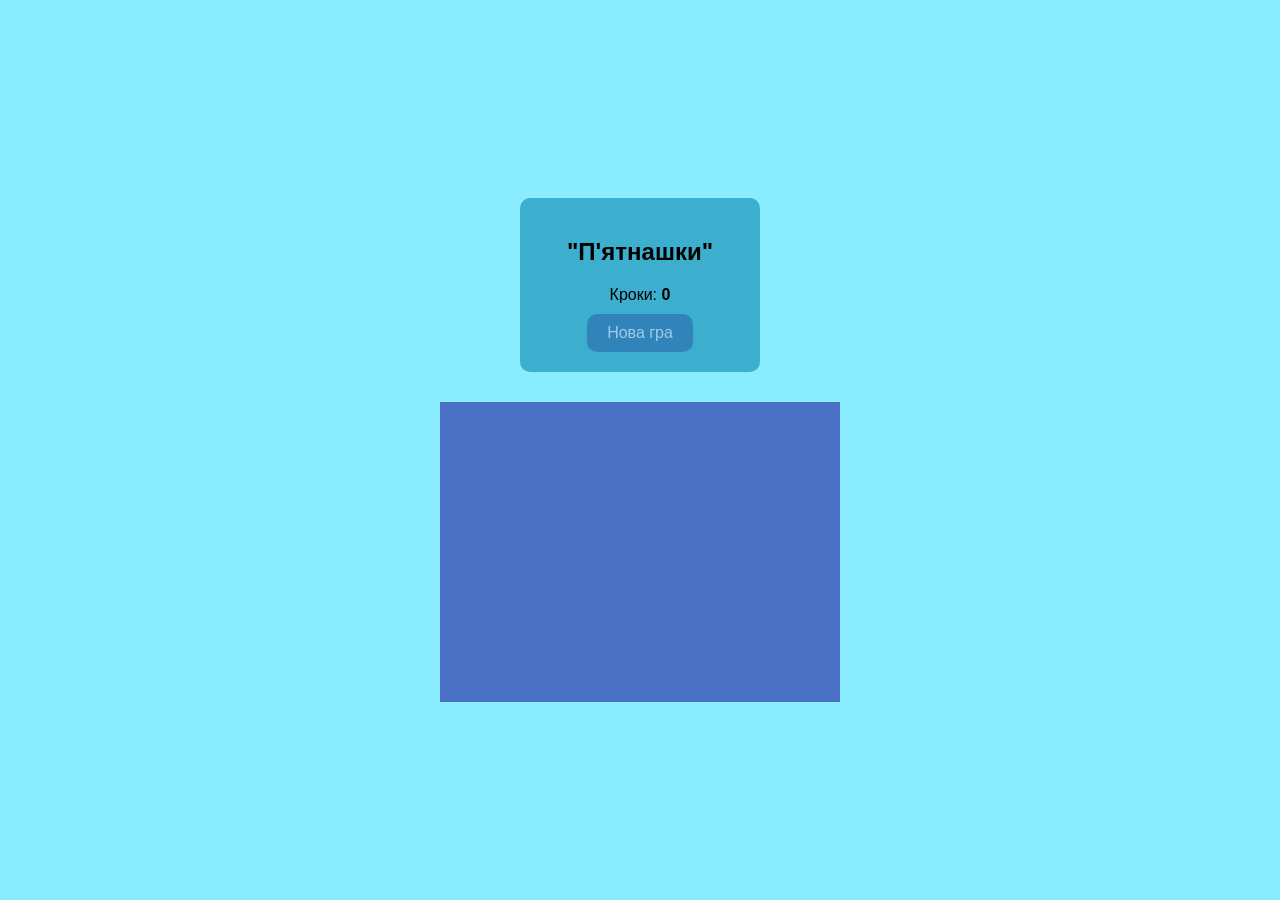
<file: bonus/index.html>
<!DOCTYPE html>
<html lang="uk">
<head>
    <meta charset="UTF-8">
    <meta name="viewport" content="width=device-width, initial-scale=1.0">
    <title>П'ятнашки</title>
    <link href="https://cdn.webdatarocks.com/latest/webdatarocks.min.css" rel="stylesheet"/>
    <script src="https://cdn.webdatarocks.com/latest/webdatarocks.toolbar.min.js"></script>
    <script src="https://cdn.webdatarocks.com/latest/webdatarocks.js"></script>
    <link rel="stylesheet" href="style.css">
</head>
<body>
    <div id="board">
        <h2>"П'ятнашки"</h2>
        <div class="steps">
            <span>Кроки: <strong id="steps-count">0</strong></span>
            <span id="win-message" class="hidden">Перемога!</span>
        </div>
        <button id="btn-new-game">Нова гра</button>
    </div>
    <div id="pivotContainer"></div>
    <script src="script.js"></script>
</body>
</html>
</file>
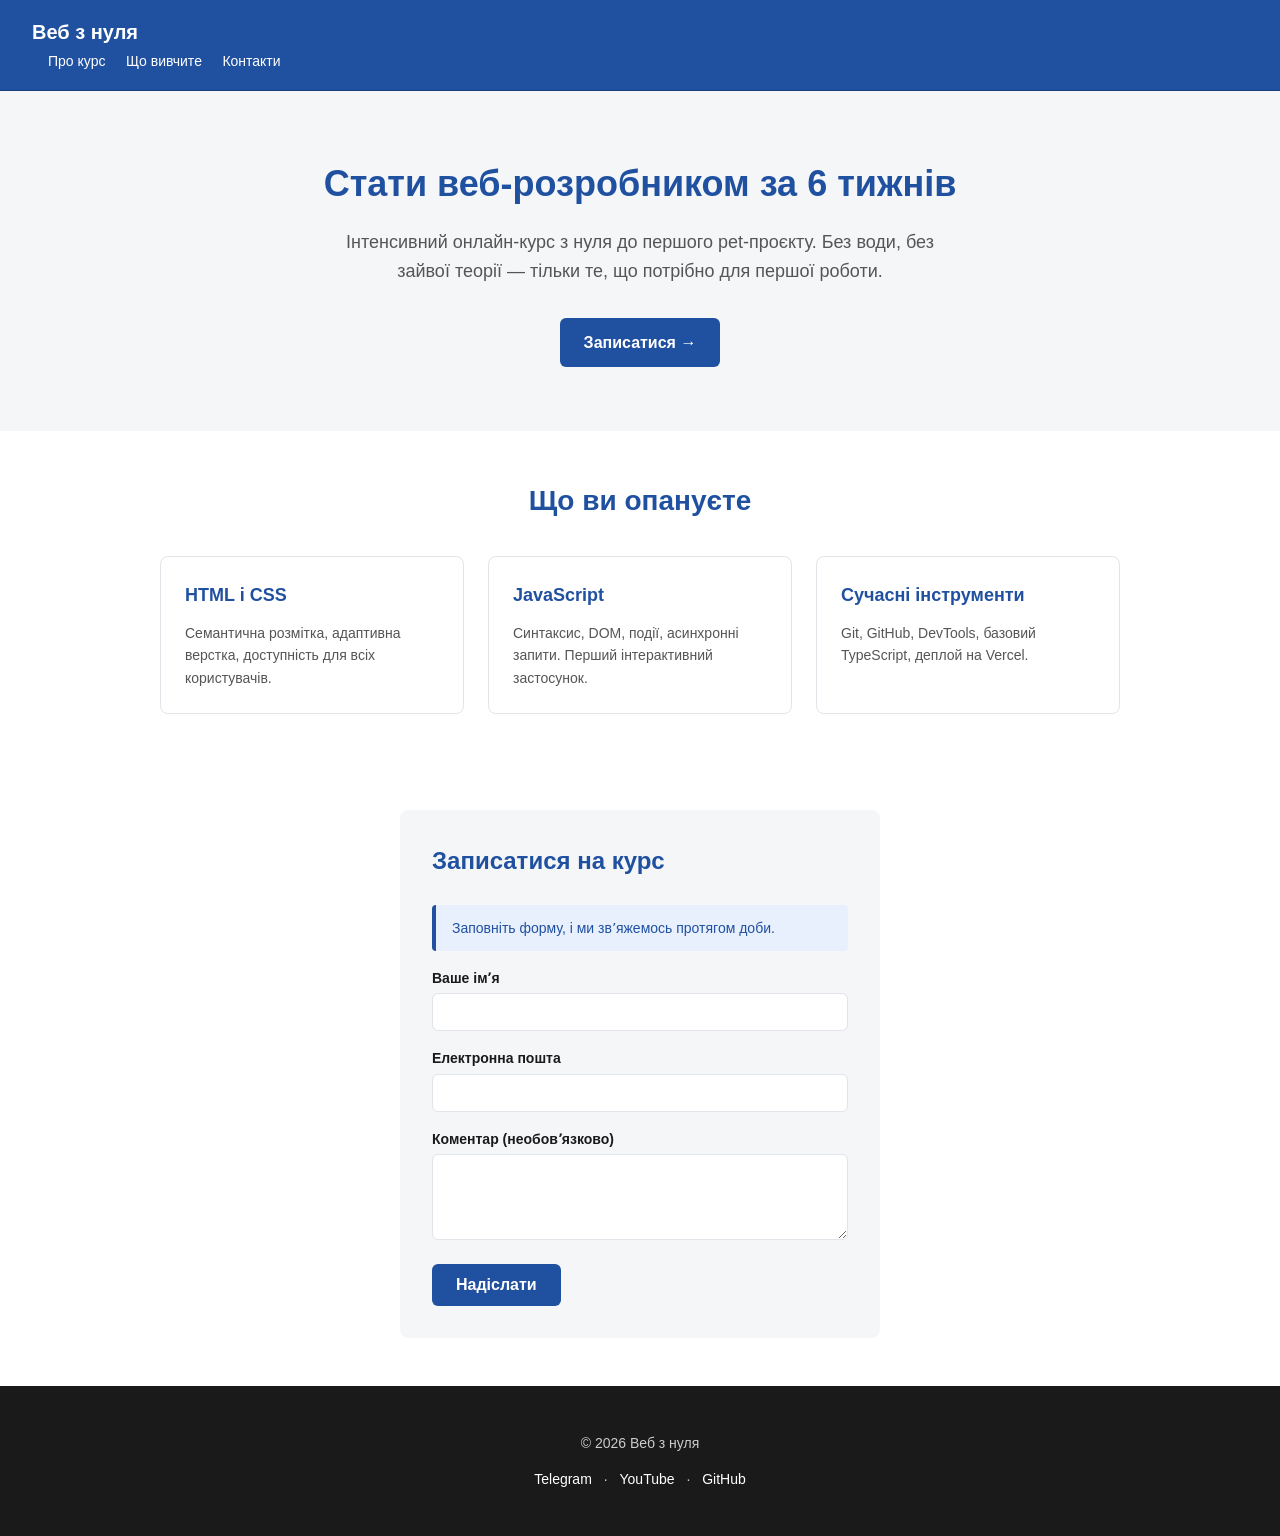
<file: lab2/legacy-page.html>
<!DOCTYPE html>
<html lang="uk">
<head>
  <meta charset="UTF-8">
  <meta name="viewport" content="width=device-width, initial-scale=1">
  <title>Курс «Веб з нуля» — лендинг</title>
  <link rel="stylesheet" href="legacy.css">
</head>
<body data-theme="light">

  <!-- HTML, який використовує legacy.css.
       Потрібен лише як референс — щоб бачити, як виглядає сторінка
       до і після рефакторингу. Студент змінює тільки legacy.css. -->

  <header class="site-header">
    <h1>Веб з нуля</h1>
    <nav>
      <a href="#hero">Про курс</a>
      <a href="#features">Що вивчите</a>
      <a href="#contact">Контакти</a>
    </nav>
  </header>

  <section class="hero" id="hero">
    <h2>Стати веб-розробником за 6 тижнів</h2>
    <p>Інтенсивний онлайн-курс з нуля до першого pet-проєкту. Без води, без зайвої теорії — тільки те, що потрібно для першої роботи.</p>
    <a href="#contact" class="cta">Записатися →</a>
  </section>

  <section class="features" id="features">
    <h2>Що ви опануєте</h2>
    <div class="grid">
      <div class="feature-card">
        <h3>HTML і CSS</h3>
        <p>Семантична розмітка, адаптивна верстка, доступність для всіх користувачів.</p>
      </div>
      <div class="feature-card">
        <h3>JavaScript</h3>
        <p>Синтаксис, DOM, події, асинхронні запити. Перший інтерактивний застосунок.</p>
      </div>
      <div class="feature-card">
        <h3>Сучасні інструменти</h3>
        <p>Git, GitHub, DevTools, базовий TypeScript, деплой на Vercel.</p>
      </div>
    </div>
  </section>

  <section class="contact-form" id="contact">
    <h2>Записатися на курс</h2>
    <p class="alert alert-info">Заповніть форму, і ми звʼяжемось протягом доби.</p>

    <form>
      <label for="name">Ваше імʼя</label>
      <input type="text" id="name" name="name" required>

      <label for="email">Електронна пошта</label>
      <input type="email" id="email" name="email" required>

      <label for="message">Коментар (необовʼязково)</label>
      <textarea id="message" name="message" rows="4"></textarea>

      <button type="submit">Надіслати</button>
    </form>
  </section>

  <footer class="site-footer">
    <p>© 2026 Веб з нуля</p>
    <p>
      <a href="#">Telegram</a> ·
      <a href="#">YouTube</a> ·
      <a href="#">GitHub</a>
    </p>
  </footer>

</body>
</html>
</file>
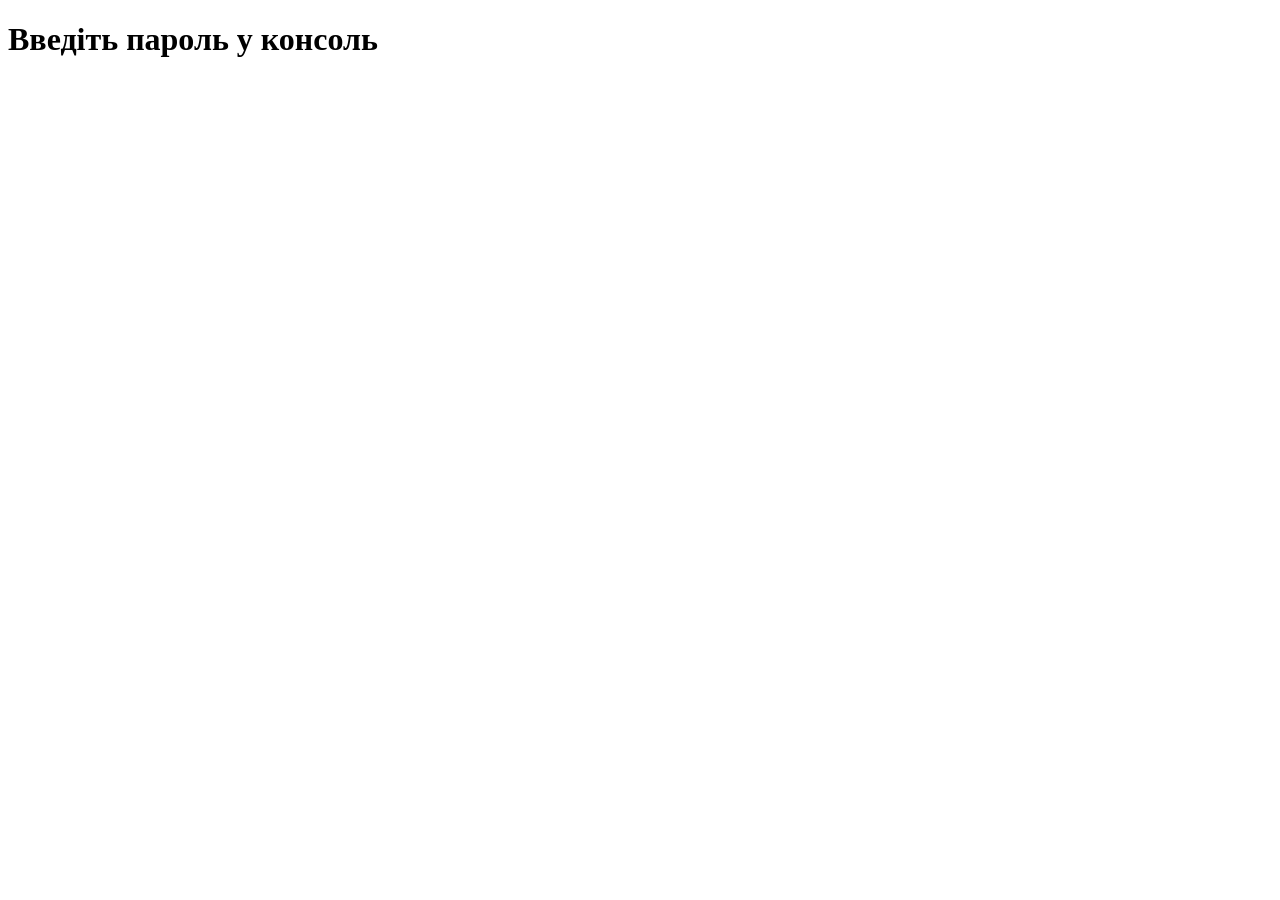
<file: lab3/password-validator.html>
<!DOCTYPE html>
<html lang="uk">
<head>
  <meta charset="UTF-8">
  <meta name="viewport" content="width=device-width, initial-scale=1">
  <title>Валідатор паролів</title>
</head>
<body>
    <h1>Введіть пароль у консоль</h1>
    <script src="validator.js"></script>
    <script src="tests.js"></script>
</body>
</html>
</file>
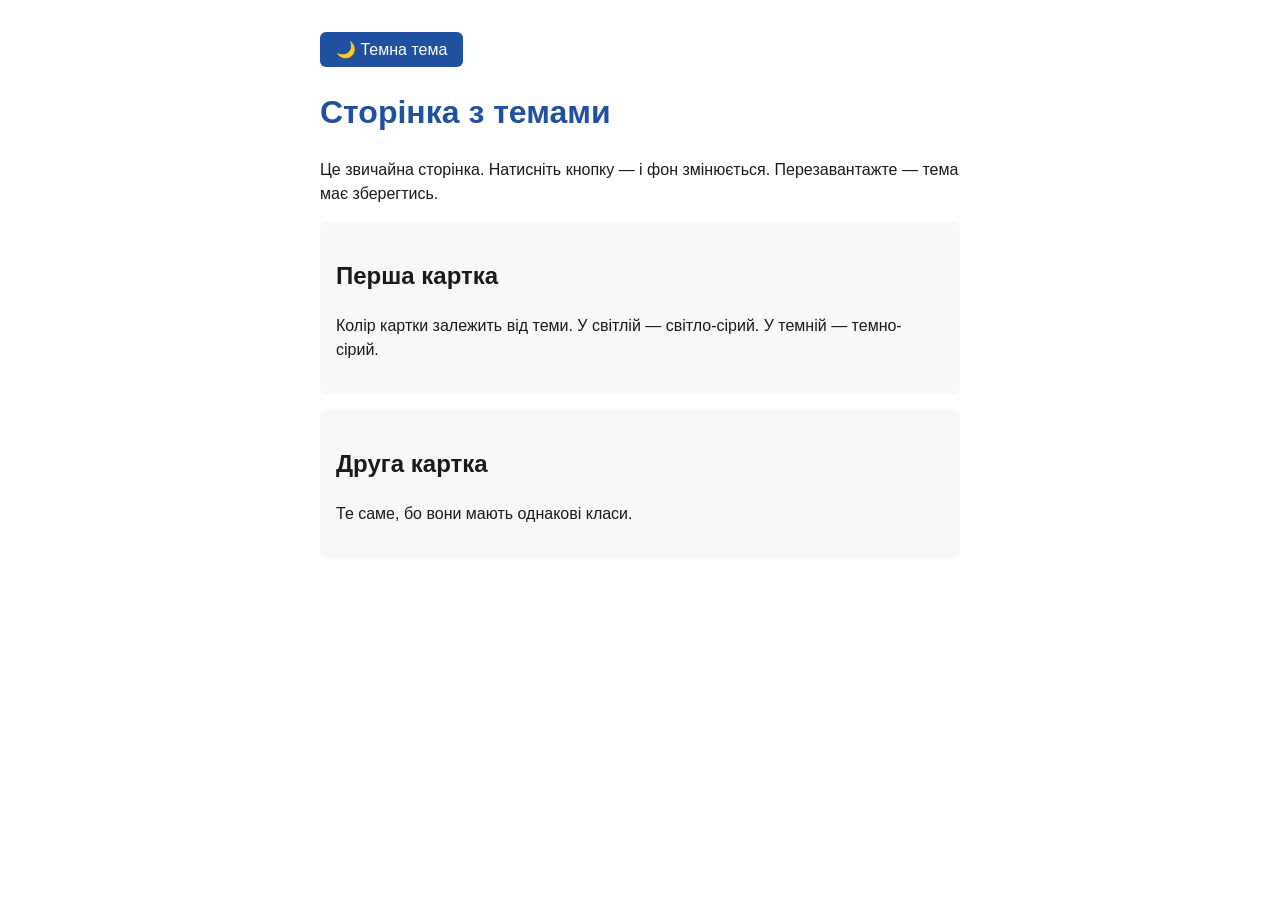
<file: lab4/page.html>
<!DOCTYPE html>
<html lang="uk">
<head>
  <meta charset="UTF-8">
  <title>Task 3 — Перемикач тем</title>
  <style>
    :root {
      --bg: #ffffff;
      --text: #1a1a1a;
      --accent: #2050a0;
      --surface: #f6f8fa;
    }
    [data-theme="dark"] {
      --bg: #1a1a1a;
      --text: #eee;
      --accent: #4c8af0;
      --surface: #2a2a2a;
    }
    body {
      background: var(--bg); color: var(--text);
      font-family: -apple-system, sans-serif;
      max-width: 640px; margin: 0 auto; padding: 2rem 1rem;
      line-height: 1.5;
      /* TODO: додайте плавний transition (~0.2 секунди) */
      transition: background-color 0.2s ease, color 0.2s ease, background 0.2s ease;
    }
    h1 { color: var(--accent); }
    .card {
      background: var(--surface); padding: 1rem;
      border-radius: 6px; margin: 1rem 0;
    }
    #theme-toggle {
      background: var(--accent); color: white; border: none;
      padding: 8px 16px; border-radius: 6px; cursor: pointer;
      font-size: 1rem;
    }
  </style>
</head>
<body>

  <button id="theme-toggle">🌙 Темна тема</button>

  <h1>Сторінка з темами</h1>

  <p>Це звичайна сторінка. Натисніть кнопку — і фон змінюється. Перезавантажте — тема має зберегтись.</p>

  <div class="card">
    <h2>Перша картка</h2>
    <p>Колір картки залежить від теми. У світлій — світло-сірий. У темній — темно-сірий.</p>
  </div>

  <div class="card">
    <h2>Друга картка</h2>
    <p>Те саме, бо вони мають однакові класи.</p>
  </div>

  <script src="theme.js"></script>
</body>
</html>
</file>
<file: bonus/style.css>
body {
    font-family: 'Segoe UI', Tahoma, Geneva, Verdana, sans-serif;
    background-color: #8aedff;
    display: flex;
    flex-direction: column;
    align-items: center;
    justify-content: center;
    height: 100vh;
    margin: 0;
}

#board {
    background: #3cafcf;
    padding: 20px ;
    border-radius: 10px;
    text-align: center;
    margin-bottom: 30px;
    width: 200px;
}

.steps {
    margin: 10px;
    font-size: 1rem;
}

#win-message {
    color: #168d47;
    font-weight: bold;
}

.hidden {
    display: none;
}

button {
    background-color: #3184ba;
    color: #a1cbe6;
    border: none;
    padding: 10px 20px;
    font-size: 1rem;
    border-radius: 10px;
    cursor: pointer;
}

button:hover {
    background-color: #216ea1;
}

#pivotContainer {
    width: 400px;
    height: 300px;
    background: rgb(75, 113, 196);
    overflow: hidden;
}
</file>
<file: lab2/legacy.css>
/*
  legacy.css — стилі лендингу з hardcoded значеннями.
  Завдання 3: рефакторинг через CSS-змінні + темна тема.

  Студент має:
  1. Виділити дизайн-токени в :root (≥ 10 змінних).
  2. Замінити hardcoded значення на var(--name).
  3. Додати [data-theme="dark"] перевизначення для темної теми.
  4. Перевірити, що нічого не зламалось у світлій темі.
*/

/* Виділіть дизайн-токени у :root. Має бути щонайменше 10 змінних:
3+ кольори (primary, text, bg, surface, accent тощо)
3+ розміри простору (--space-sm, --space-md, --space-lg)
1+ радіус
1+ розмір шрифту */

/* Замініть усі hardcoded значення на var(--name) через CSS-файл. */

/* Реалізуйте темну тему: при додаванні data-theme="dark" на <body> всі кольори інвертуються (фон стає темним, текст світлим тощо). Структура — той самий CSS, лише перевизначення змінних під селектором [data-theme="dark"]. */

:root{
    --color-primary: #2050a0;
    --color-text-main: #1a1a1a;
    --color-text-mut: #555555;
    --color-bg-main: #ffffff;
    --color-bg-surface: #f4f6f8;
    --color-acent: #ffcc44;
    --color-hover: #173e7c;
    --color-border: #e1e4e8;

    --color-alert-bg: #fff7e6;
    --color-alert-info-bg: #e8f0fe;
    --color-alert-text: #b85c00;
    --color-alert-success-text: #2a8a4a;
    --color-alert-success-bg:  #e6f7eb;

    --color-footer: #cccccc;
    --color-header: #1a3f80;

    /* Простір */
    --space-xs: 4px;
    --space-sm: 8px;
    --space-lsm: 10px;
    --space-xmd: 12px;
    --space-md: 16px;
    --space-lmd: 24px;
    --space-xlg: 32px;
    --space-mlg: 48px;
    --space-lg: 64px;

     /* Радіуси */
    --radius-sm: 4px;
    --radius-md: 6px;
    --radius-lg: 8px;

    /* Шрифти */
    --font-xmd: 14px;
    --font-md: 16px;
    --font-lmd: 24px;
    --font-xlg: 18px;
    --font-mlg: 20px;
    --font-lg: 28px;
    --font-elg: 36px;
}

[data-theme="dark"]{
    --color-primary: #3a79e8;
    --color-text-main: #ffffff;
    --color-text-mut: #c2c2c2;
    --color-bg-main: #000000;
    --color-bg-surface: #2b2b2b;
    --color-acent: #fccf53;
    --color-hover: #1e59b6;
    --color-border: #3f4040;

    --color-alert-bg: #31302d;
    --color-alert-info-bg: #1b1c1e;
    --color-alert-text: #de8023;
    --color-alert-success-text: #48c371;
    --color-alert-success-bg:  #323733;

    --color-footer: #282727;
    --color-header: #1a3f80;
}

* {
  box-sizing: border-box;
}

body {
  margin: 0;
  font-family: 'Helvetica Neue', Arial, sans-serif;
  font-size: var(--font-md);
  line-height: 1.6;
  color: var(--color-text-main);
  background: var(--color-bg-main);
}

/* === Header === */
.site-header {
  background: var(--color-primary);
  color: var(--color-bg-main);
  padding: var(--space-md) var(--space-xlg);
  border-bottom: 1px solid var(--color-header);
}

.site-header h1 {
  margin: 0;
  font-size: var(--font-mlg);
  color: var(--color-bg-main);
}

.site-header nav a {
  color: var(--color-bg-main);
  text-decoration: none;
  margin-left: var(--space-md);
  font-size: var(--font-xmd);
}

.site-header nav a:hover {
  color: var(--color-acent);
}

/* === Hero === */
.hero {
  background: var(--color-bg-surface);
  padding: var(--space-lg) var(--space-xlg);
  text-align: center;
  color: var(--color-text-main);
}

.hero h2 {
  font-size: var(--font-elg);
  margin: 0 0 var(--space-md);
  color: var(--color-primary);
}

.hero p {
  font-size: var(--font-xlg);
  max-width: 600px;
  margin: 0 auto var(--space-xlg);
  color: var(--color-text-mut);
}

.hero .cta {
  display: inline-block;
  padding: var(--space-xmd) var(--space-lmd);
  background:var(--color-primary);
  color: var(--color-bg-main);
  border-radius: var(--radius-md);
  text-decoration: none;
  font-weight: 600;
  font-size: var(--font-md);
}

.hero .cta:hover {
  background: var(--color-hover);
}

/* === Features === */
.features {
  padding: var(--space-mlg) var(--space-xlg);
  background: var(--color-bg-main);
}

.features h2 {
  text-align: center;
  font-size: var(--font-lg);
  margin: 0 0 var(--space-xlg);
  color: var(--color-primary);
}

.features .grid {
  display: grid;
  grid-template-columns: repeat(3, 1fr);
  gap: var(--space-lmd);
  max-width: 960px;
  margin: 0 auto;
}

.feature-card {
  background: var(--color-bg-main);
  border: 1px solid var(--color-border);
  border-radius: var(--radius-lg);
  padding: var(--space-lmd);
  color: var(--color-text-main);
}

.feature-card h3 {
  margin: 0 0 var(--space-xmd);
  color: var(--color-primary);
  font-size: var(--font-xlg);
}

.feature-card p {
  margin: 0;
  color: var(--color-text-mut);
  font-size: var(--font-xmd);
}

/* === Alert === */
.alert {
  padding: var(--space-xmd) var(--space-md);
  background: var(--color-alert-bg);
  color: var(--color-alert-text);
  border-left: var(--space-xs) solid var(--color-alert-text);
  border-radius: var(--radius-sm);
  margin: var(--space-md) 0;
  font-size: var(--font-xmd);
}

.alert-info {
  background: var(--color-alert-info-bg);
  color: var(--color-primary);
  border-left-color: var(--color-primary);
}

.alert-success {
  background: var(--color-alert-success-bg);
  color: var(--color-alert-success-text);
  border-left-color:var(--color-alert-success-text);
}

/* === Form === */
.contact-form {
  max-width: 480px;
  margin: var(--space-mlg) auto;
  padding: var(--space-xlg);
  background: var(--color-bg-surface);
  border-radius: var(--radius-lg);
}

.contact-form h2 {
  margin: 0 0 var(--space-lmd);
  color:var(--color-primary);
  font-size: var(--font-lmd);
}

.contact-form label {
  display: block;
  margin-bottom: var(--space-xs);
  color: var(--color-text-main);
  font-size: var(--font-xmd);
  font-weight: 600;
}

.contact-form input,
.contact-form textarea {
  width: 100%;
  padding: var(--space-lsm) var(--space-xmd);
  border: 1px solid var(--color-border);
  border-radius: var(--radius-md);
  font-size: var(--font-xmd);
  background: var(--color-bg-main);
  color: var(--color-text-main);
  margin-bottom: var(--space-md);
}

.contact-form input:focus,
.contact-form textarea:focus {
  outline: 2px solid var(--color-primary);
  outline-offset: 1px;
}

.contact-form button {
  background: var(--color-primary);
  color: var(--color-bg-main);
  padding: var(--space-xmd) var(--space-lmd);
  border: none;
  border-radius: var(--radius-md);
  font-size: var(--font-md);
  font-weight: 600;
  cursor: pointer;
}

.contact-form button:hover {
  background: var(--color-hover);
}

/* === Footer === */
.site-footer {
  background: var(--color-text-main);
  color: var(--color-footer);
  padding: var(--space-xlg);
  text-align: center;
  font-size: var(--font-xmd);
}

.site-footer a {
  color: var(--color-bg-main);
  text-decoration: none;
  margin: 0 var(--space-sm);
}

.site-footer a:hover {
  color: var(--color-acent);
}
</file>
